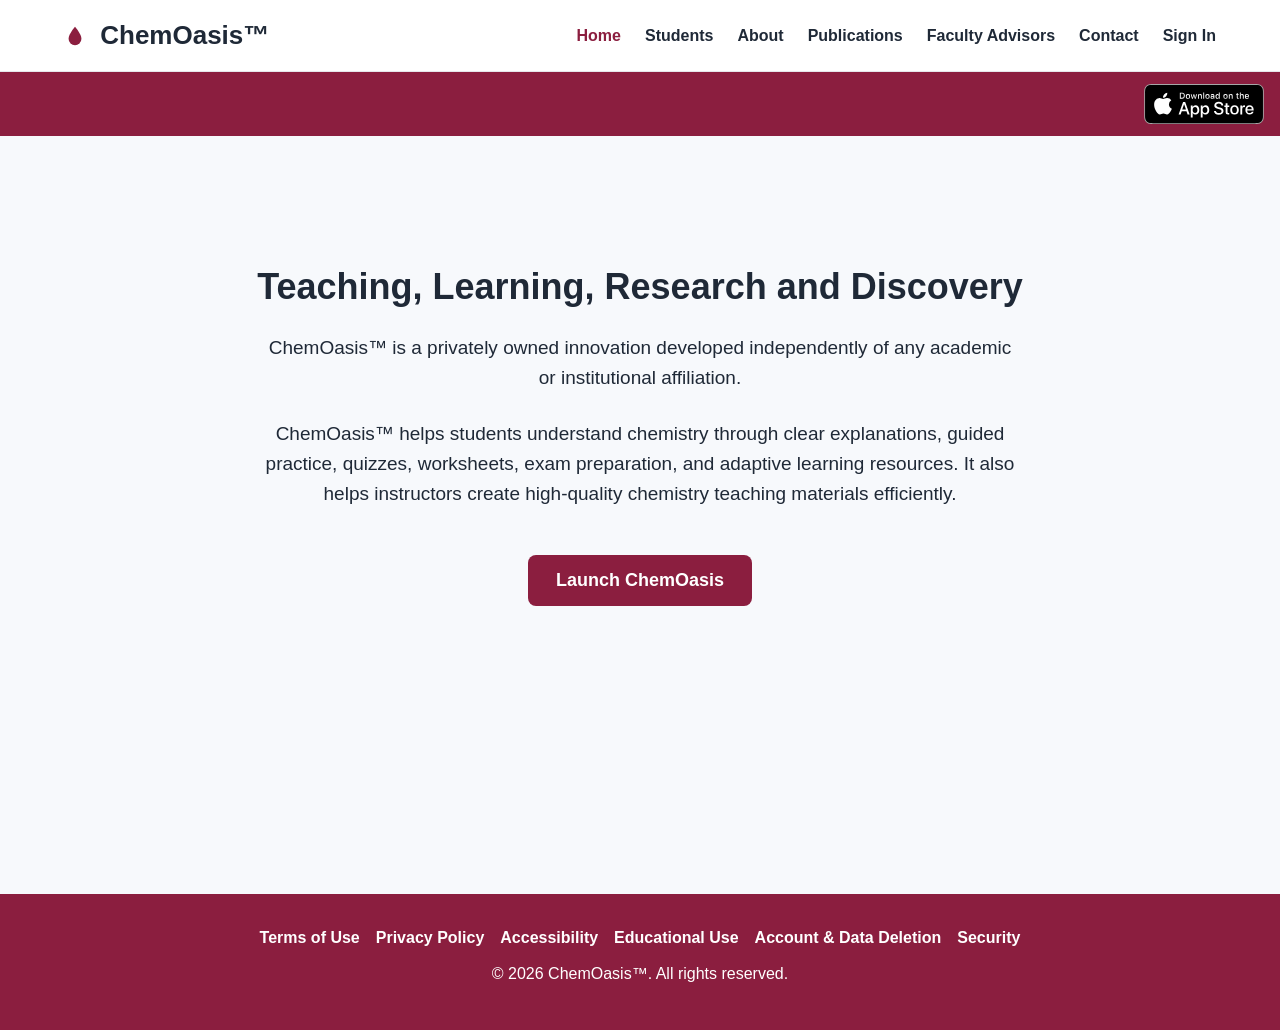
<file: index.html>
<!DOCTYPE html>
<html lang="en">
<head>
    <meta charset="UTF-8">
    <meta name="viewport" content="width=device-width, initial-scale=1.0">

    <title>ChemOasis™ | Chemistry Learning and Teaching</title>

    <meta name="description"
          content="ChemOasis™ is an independent chemistry learning and teaching platform for students and instructors.">

    <style>
        body {
            font-family: Arial, sans-serif;
            margin: 0;
            background: #f7f9fc;
            color: #1f2937;
        }

        header {
            background: #ffffff;
            padding: 20px 5%;
            display: flex;
            justify-content: space-between;
            align-items: center;
            border-bottom: 1px solid #e5e7eb;
            position: sticky;
            top: 0;
            z-index: 1000;
        }

        .logo {
            font-size: 26px;
            font-weight: bold;
        }

        nav {
            display: flex;
            gap: 24px;
            align-items: center;
            flex-wrap: wrap;
        }

        nav a {
            color: #1f2937;
            text-decoration: none;
            font-weight: 600;
            cursor: pointer;
        }

        nav a:hover,
        nav a.active {
            color: #8B1E3F;
        }

        .launch-ticker {
    display: flex;
    align-items: center;
    height: 64px;
    background: #8B1E3F;
    color: #ffffff;
    border-bottom: 1px solid #721831;
}

.launch-ticker__message {
    position: relative;
    overflow: hidden;
    height: 100%;
    flex: 1;
    min-width: 0;
}

.launch-ticker__text {
    position: absolute;
    top: 50%;
    left: 0;
    width: max-content;
    color: #ffffff;
    font-size: 15px;
    font-weight: 700;
    letter-spacing: 0.02em;
    white-space: nowrap;
    text-decoration: none;
    transform: translate(-100%, -50%);
    animation: launch-scroll-left-to-right 14s linear infinite;
}

.launch-ticker:hover .launch-ticker__text,
.launch-ticker:focus-within .launch-ticker__text {
    animation-play-state: paused;
}

.app-store-badge {
    flex: none;
    margin: 10px 16px;
    line-height: 0;
}

.app-store-badge img {
    display: block;
    width: auto;
    height: 40px;
}

@keyframes launch-scroll-left-to-right {
    from { transform: translate(-100%, -50%); }
    to { transform: translate(100vw, -50%); }
}
        .page-section {
            display: none;
            min-height: 62vh;
        }

        .page-section.active {
            display: block;
        }

        .hero {
            text-align: center;
            padding: 100px 20px;
        }

        .hero h1 {
            font-size: 36px;
            margin-bottom: 15px;
        }

        .hero h2 {
            font-size: 28px;
            font-weight: normal;
        }

        .hero p {
            font-size: 19px;
            max-width: 750px;
            margin: 25px auto;
            line-height: 1.6;
        }

        .button {
            display: inline-block;
            margin-top: 20px;
            padding: 15px 28px;
            background: #8B1E3F;
            color: white;
            text-decoration: none;
            border-radius: 8px;
            font-size: 18px;
            font-weight: bold;
        }

        .features {
            justify-content: center;
            gap: 25px;
            flex-wrap: wrap;
            padding: 70px 8%;
            text-align: center;
        }

        .features.active {
            display: flex;
        }

        .feature {
            background: white;
            width: 230px;
            padding: 30px;
            border-radius: 12px;
            box-shadow: 0 3px 12px rgba(0,0,0,0.08);
        }

        .founder-photo {
            width: 180px;
            height: 180px;
            object-fit: cover;
            border-radius: 50%;
            margin-bottom: 20px;
            border: 4px solid white;
            box-shadow: 0 4px 12px rgba(0,0,0,0.15);
        }

        footer {
            text-align: center;
            padding: 35px;
            background: #8B1E3F;
            color: white;
        }

        footer p {
            margin: 12px 0;
        }

        .footer-links {
            display: flex;
            justify-content: center;
            gap: 16px;
            flex-wrap: wrap;
            margin-bottom: 18px;
        }

        .footer-links a {
            color: #ffffff;
        }

        .access-note {
            max-width: 760px;
            margin: 24px auto 0;
            padding: 14px 18px;
            border: 0;
            background: transparent;
            color: #475569;
            font-size: 15px;
            line-height: 1.5;
        }

        @media (max-width: 900px) {
            header {
                flex-direction: column;
                gap: 15px;
            }

            nav {
                justify-content: center;
                gap: 15px;
            }

            .hero h1 {
                font-size: 28px;
            }
        }
    @media (max-width: 900px) {
    .launch-ticker__text {
        font-size: 14px;
        animation-duration: 11s;
    }
}

@media (prefers-reduced-motion: reduce) {
    .launch-ticker {
        display: flex;
        align-items: center;
        justify-content: center;
        min-height: 38px;
        height: auto;
        padding: 7px 16px;
        box-sizing: border-box;
        text-align: center;
        flex-wrap: wrap;
        animation: none;
    }

    .launch-ticker__message {
        height: auto;
        flex: 1 1 100%;
    }

    .launch-ticker__text {
        display: block;
        position: static;
        width: auto;
        white-space: normal;
        transform: none;
        animation: none;
    }
}

    </style>
<style>.static-app-store-bar{display:flex;justify-content:flex-end;align-items:center;min-height:64px;background:#8b1e3f;padding:0 16px}.static-app-store-bar a{line-height:0}.static-app-store-bar img{display:block;width:120px;height:40px}.static-app-store-bar a:focus-visible{outline:3px solid white;outline-offset:4px}</style>
</head>

<body>

<header>

    <div class="logo">
    <svg width="22" height="22" viewBox="0 0 24 24"
         xmlns="http://www.w3.org/2000/svg"
         style="vertical-align: -3px; margin-right: 7px;">
<path
    d="M12 2C12 2 5 10 5 15a7 7 0 0 0 14 0c0-5-7-13-7-13z"
    fill="#8B1E3F"/>
    </svg>
    ChemOasis™
</div>

    <nav>
        <a href="#home" data-section="home">Home</a>
        <a href="#students" data-section="students">Students</a>
        <a href="#about" data-section="about">About</a>
        <a href="#publications" data-section="publications">Publications</a>
        <a href="#faculty-advisors" data-section="faculty-advisors">Faculty Advisors</a>
        <a href="#contact" data-section="contact">Contact</a>

        <a href="https://app.chemoasis.app"
           target="_blank">
           Sign In
        </a>
    </nav>

</header>
<div class="static-app-store-bar" aria-label="ChemOasis on the Apple App Store"><a href="https://apps.apple.com/us/app/chemoasis/id6809320316" target="_blank" rel="noopener noreferrer" aria-label="Download ChemOasis on the App Store"><img src="assets/download-on-the-app-store.svg" alt="Download on the App Store" width="120" height="40"></a></div>
    <!-- HOME -->

<section id="home" class="page-section hero active"><h1>Teaching, Learning, Research and Discovery</h1>

    

    

<p>ChemOasis™ is a privately owned innovation developed independently of any academic or institutional affiliation.</p>
    <p>
        ChemOasis™ helps students understand chemistry through clear explanations,
        guided practice, quizzes, worksheets, exam preparation, and adaptive
        learning resources. It also helps instructors create high-quality chemistry
        teaching materials efficiently.
    </p>

    <a class="button"
   href="https://app.chemoasis.app"
   target="_blank">
  Launch ChemOasis
</a>

</section>


<!-- FEATURES -->

<section id="features" class="page-section features">

    <div class="feature">

        <h3>Learn Concepts</h3>

        <p>
            Understand chemistry concepts with clear,
            step-by-step explanations.
        </p>

    </div>


    <div class="feature">

        <h3>Practice Questions</h3>

        <p>
            Generate chemistry questions at different
            course and difficulty levels.
        </p>

    </div>


    <div class="feature">

        <h3>Worksheets & Quizzes</h3>

        <p>
            Create customized chemistry worksheets,
            quizzes, and answer keys.
        </p>

    </div>


    <div class="feature">

        <h3>Exam Preparation</h3>

        <p>
            Practice General Chemistry and Organic
            Chemistry with assistance.
        </p>

    </div>

</section>


<!-- STUDENTS -->

<section id="students" class="page-section hero">

    <h2>For Students</h2>

    <p>
        Learn chemistry with clear explanations, guided practice,
        customized questions, worksheets, and exam preparation.
        ChemOasis helps you study at your own pace and strengthen
        difficult chemistry concepts.
    </p>

    <a class="button"
       href="https://app.chemoasis.app"
       target="_blank">
       Start Learning
    </a>

</section>


<!-- INSTRUCTORS -->

<section id="instructors" class="page-section hero">

    <h2>For Instructors</h2>

    <p>
        Create chemistry questions, quizzes, worksheets,
        answer keys, practice problems, and customized
        teaching materials.

        ChemOasis helps instructors save time while creating
        high-quality chemistry learning resources.
    </p>

    <a class="button"
       href="https://app.chemoasis.app"
       target="_blank">
       Create Teaching Materials
    </a>

</section>


<!-- ABOUT -->

<section id="about" class="page-section hero">

    <img
        src="Passport Horizontal 630x810.jpg"
        alt="Manoj K. Manna, Ph.D., Founder and Creator of ChemOasis"
        class="founder-photo"
    >

    <h2>About ChemOasis™</h2>

<p>ChemOasis™ is an independent learning platform that makes chemistry more visual, accessible, and engaging for students, while helping instructors create high-quality teaching materials.</p>

    
    <p>
        <strong>Established: September 1, 2026</strong>
    </p>


    <h3>Mission &amp; Vision</h3><p>To make science accessible to learn, easy to understand, and compelling to explore — building a lasting learning environment for students of every background and location, and ultimately creating a permanent U.S. presence that integrates digital learning with physical spaces for hands-on science education, experimentation, mentorship, and community engagement.</p>


<h3>Founder &amp; Creator</h3>
    
<p>Manoj K. Manna, Ph.D., Chemistry Educator and Researcher.</p>

</section>


<!-- PUBLICATIONS -->
<section id="publications" class="page-section hero" aria-labelledby="publications-title">
    <h2 id="publications-title">ChemOasis™ Publications</h2>
    <p style="color:#8B1E3F;font-weight:600;letter-spacing:.08em;text-transform:uppercase;">Coming soon</p>
    <h3>Research, insights, and educational perspectives</h3>
    <p>This space will feature publications related to ChemOasis™ and its work in chemistry learning, teaching, and research.</p>
    <p>Publication details and links will appear here as they become available.</p>
</section>

<!-- NEWS -->

<section id="news" class="page-section hero">

    <h2>News &amp; Updates</h2>

    <h3>Official Launch — October 1, 2026</h3>

    <p>
        ChemOasis™ is preparing to launch as an independent chemistry
        learning and teaching platform. Complimentary limited access will
        initially be available to eligible verified U.S. academic users,
        subject to usage allowances and service availability.
    </p>

    <p>
        Future public announcements, educational updates, and major
        ChemOasis™ milestones will be shared here.
    </p>

</section>


<!-- FACULTY ADVISORS -->
<section id="faculty-advisors" class="page-section hero" aria-labelledby="faculty-advisors-title">
    <h2 id="faculty-advisors-title">Faculty Advisors</h2>
    <h3>Academic guidance for chemistry teaching and learning</h3>
    <p>This page will introduce the faculty members who advise ChemOasis™ on chemistry education, scientific accuracy, and educational development.</p>
    <p>Advisor profiles will be added here as their details are confirmed and approved.</p>
    <p>Advisors participate in a personal capacity. Listed affiliations identify their academic roles and do not imply institutional endorsement of ChemOasis™.</p>
</section>

<!-- CONTACT -->

<section id="contact" class="page-section hero">

    <h2>Contact ChemOasis™</h2>

    <p>
        For questions, potential collaborations, educational opportunities,
        or inquiries about ChemOasis™, please contact:
    </p>

    <p>
        References to institutions or affiliations do not imply endorsement,
        sponsorship, or partnership.
    </p>

    <p>
        ChemOasis is a privately owned innovation developed independently of any academic or institutional affiliation.
    </p>

    <p>
        <strong>Manoj K. Manna, Ph.D.</strong>
        <br>
        Founder &amp; Creator, ChemOasis™
    </p>

</section>


<!-- FOOTER -->

<footer>

    <nav class="footer-links" aria-label="Legal and support">
        <a href="terms.html">Terms of Use</a>
        <a href="privacy.html">Privacy Policy</a>
        <a href="accessibility.html">Accessibility</a>
        <a href="educational-use.html">Educational Use</a>
        <a href="account-deletion.html">Account &amp; Data Deletion</a>
        <a href="security.html">Security</a>
    </nav>

    <p>© 2026 ChemOasis™. All rights reserved.</p>

</footer>


<script>

    const sectionLinks =
        document.querySelectorAll('nav a[data-section]');

    const sections =
        document.querySelectorAll('.page-section');


    function showSection(sectionId) {

        sections.forEach(section => {

            section.classList.remove('active');

        });


        sectionLinks.forEach(link => {

            link.classList.remove('active');

        });


        const targetSection =
            document.getElementById(sectionId);


        if (targetSection) {

            targetSection.classList.add('active');

        }


        const activeLink =
            document.querySelector(
                `nav a[data-section="${sectionId}"]`
            );


        if (activeLink) {

            activeLink.classList.add('active');

        }


        window.scrollTo({
            top: 0,
            behavior: 'smooth'
        });

    }


    sectionLinks.forEach(link => {

        link.addEventListener(
            'click',
            function(event) {

                event.preventDefault();


                const sectionId =
                    this.getAttribute('data-section');


                history.pushState(
                    null,
                    '',
                    '#' + sectionId
                );


                showSection(sectionId);

            }
        );

    });


    function loadStartingSection() {

        const requestedSection =
            window.location.hash.replace('#', '');


        if (
            requestedSection &&
            document.getElementById(requestedSection)
        ) {

            showSection(requestedSection);

        }

        else {

            showSection('home');

            history.replaceState(
                null,
                '',
                '#home'
            );

        }

    }


    window.addEventListener(
        'popstate',
        loadStartingSection
    );


    loadStartingSection();


</script>


</body>
</html>
</file>
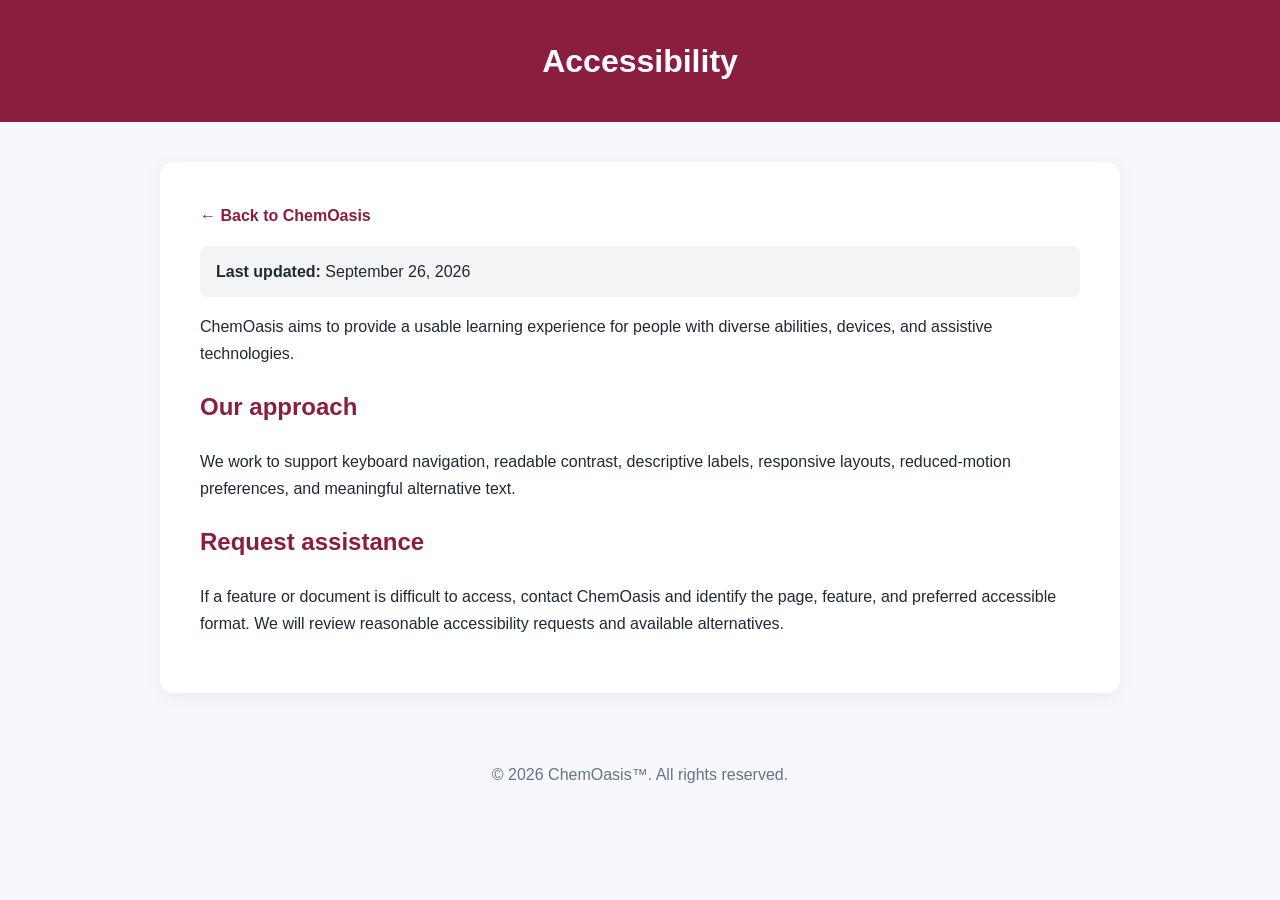
<file: accessibility.html>
<!DOCTYPE html>
<html lang="en">
<head>
  <meta charset="UTF-8">
  <meta name="viewport" content="width=device-width, initial-scale=1.0">
  <title>ChemOasis™ Accessibility</title>
  <link rel="stylesheet" href="legal.css">
</head>
<body>
<header><h1>Accessibility</h1></header>
<main>
  <a class="back-link" href="index.html#home">← Back to ChemOasis</a>
  <p class="updated"><strong>Last updated:</strong> September 26, 2026</p>
  <p>ChemOasis aims to provide a usable learning experience for people with diverse abilities, devices, and assistive technologies.</p>
  <h2>Our approach</h2>
  <p>We work to support keyboard navigation, readable contrast, descriptive labels, responsive layouts, reduced-motion preferences, and meaningful alternative text.</p>
  <h2>Request assistance</h2>
  <p>If a feature or document is difficult to access, contact ChemOasis and identify the page, feature, and preferred accessible format. We will review reasonable accessibility requests and available alternatives.</p>
</main>
<footer>© 2026 ChemOasis™. All rights reserved.</footer>
</body>
</html>
</file>
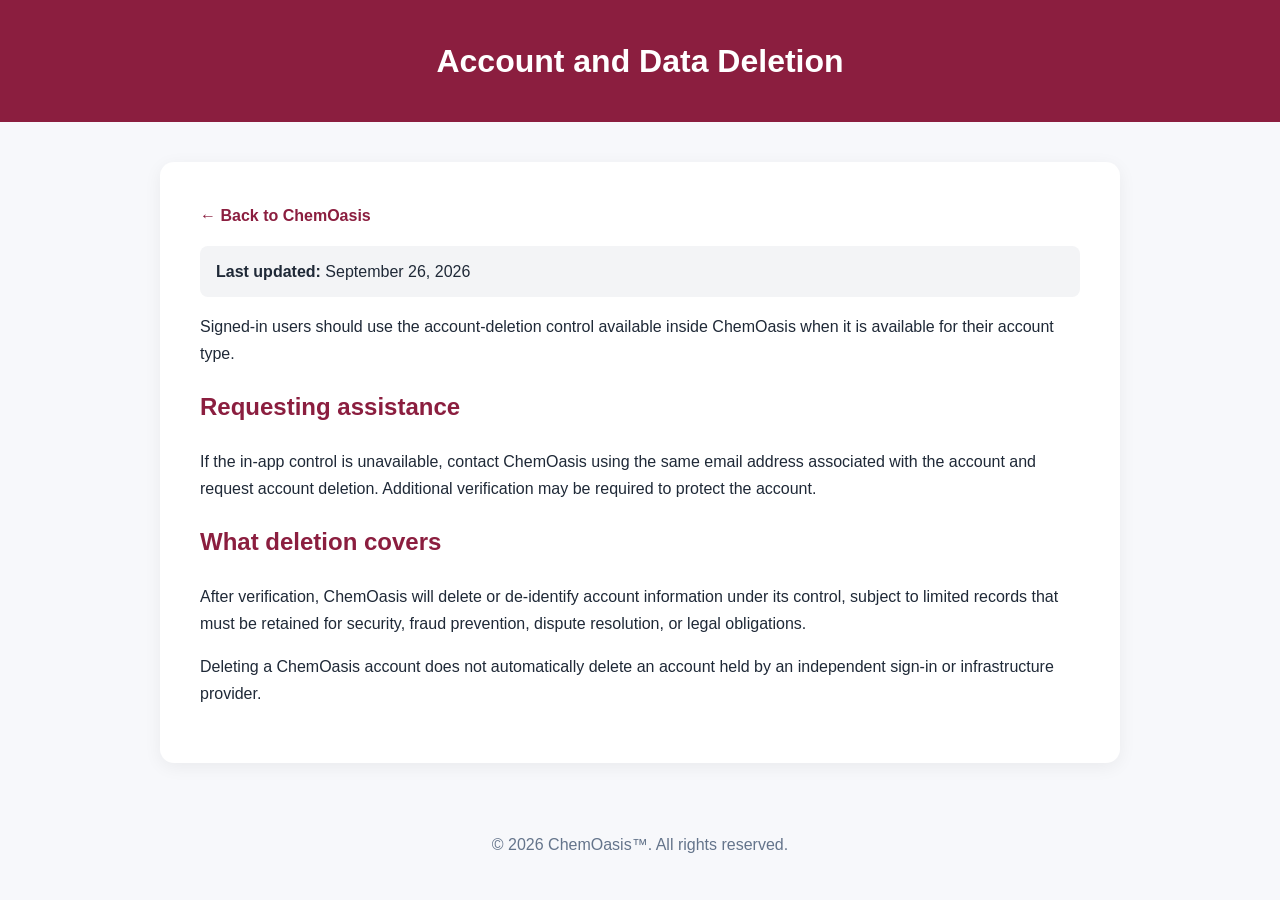
<file: account-deletion.html>
<!DOCTYPE html>
<html lang="en">
<head>
  <meta charset="UTF-8">
  <meta name="viewport" content="width=device-width, initial-scale=1.0">
  <title>ChemOasis™ Account and Data Deletion</title>
  <link rel="stylesheet" href="legal.css">
</head>
<body>
<header><h1>Account and Data Deletion</h1></header>
<main>
  <a class="back-link" href="index.html#home">← Back to ChemOasis</a>
  <p class="updated"><strong>Last updated:</strong> September 26, 2026</p>
  <p>Signed-in users should use the account-deletion control available inside ChemOasis when it is available for their account type.</p>
  <h2>Requesting assistance</h2>
  <p>If the in-app control is unavailable, contact ChemOasis using the same email address associated with the account and request account deletion. Additional verification may be required to protect the account.</p>
  <h2>What deletion covers</h2>
  <p>After verification, ChemOasis will delete or de-identify account information under its control, subject to limited records that must be retained for security, fraud prevention, dispute resolution, or legal obligations.</p>
  <p>Deleting a ChemOasis account does not automatically delete an account held by an independent sign-in or infrastructure provider.</p>
</main>
<footer>© 2026 ChemOasis™. All rights reserved.</footer>
</body>
</html>
</file>
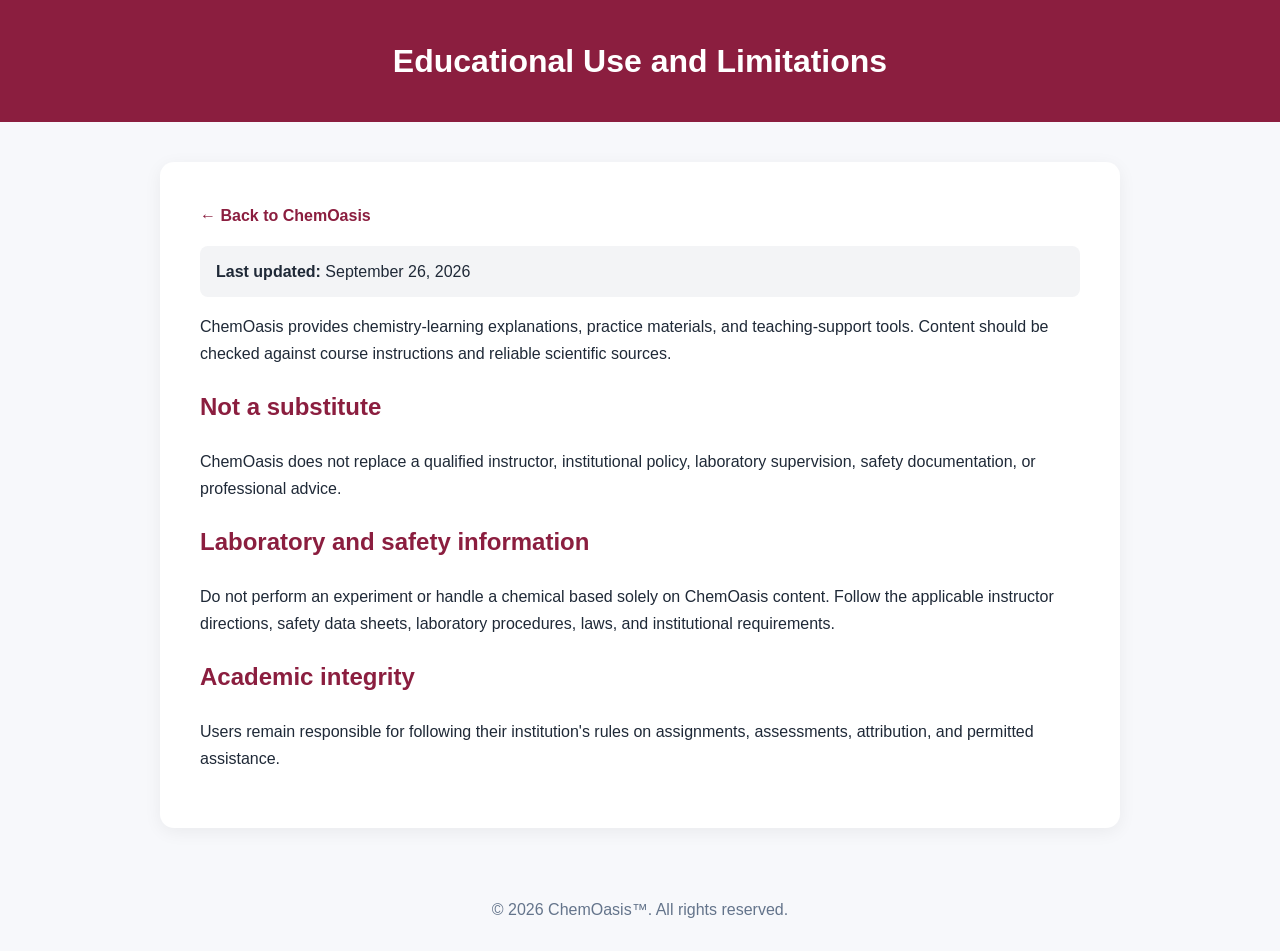
<file: educational-use.html>
<!DOCTYPE html>
<html lang="en">
<head>
  <meta charset="UTF-8">
  <meta name="viewport" content="width=device-width, initial-scale=1.0">
  <title>ChemOasis™ Educational Use</title>
  <link rel="stylesheet" href="legal.css">
</head>
<body>
<header><h1>Educational Use and Limitations</h1></header>
<main>
  <a class="back-link" href="index.html#home">← Back to ChemOasis</a>
  <p class="updated"><strong>Last updated:</strong> September 26, 2026</p>
  <p>ChemOasis provides chemistry-learning explanations, practice materials, and teaching-support tools. Content should be checked against course instructions and reliable scientific sources.</p>
  <h2>Not a substitute</h2>
  <p>ChemOasis does not replace a qualified instructor, institutional policy, laboratory supervision, safety documentation, or professional advice.</p>
  <h2>Laboratory and safety information</h2>
  <p>Do not perform an experiment or handle a chemical based solely on ChemOasis content. Follow the applicable instructor directions, safety data sheets, laboratory procedures, laws, and institutional requirements.</p>
  <h2>Academic integrity</h2>
  <p>Users remain responsible for following their institution's rules on assignments, assessments, attribution, and permitted assistance.</p>
</main>
<footer>© 2026 ChemOasis™. All rights reserved.</footer>
</body>
</html>
</file>
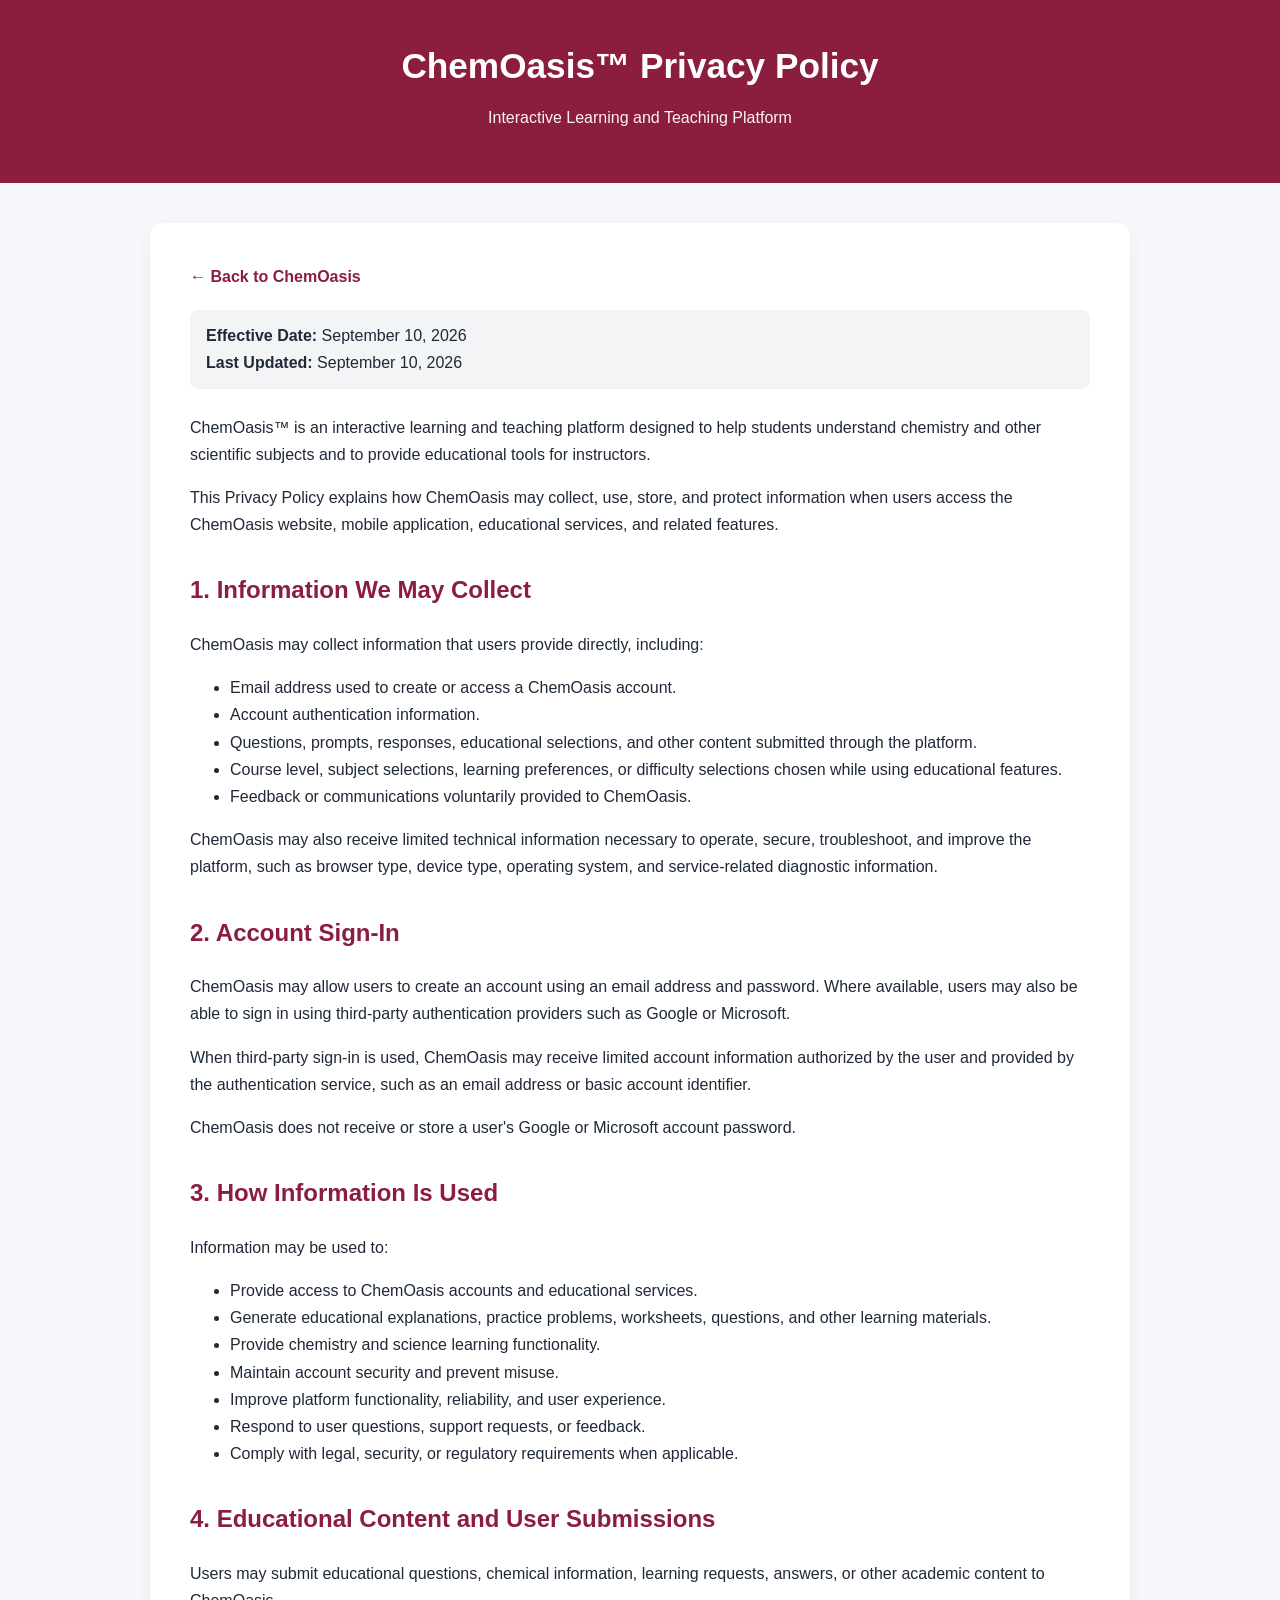
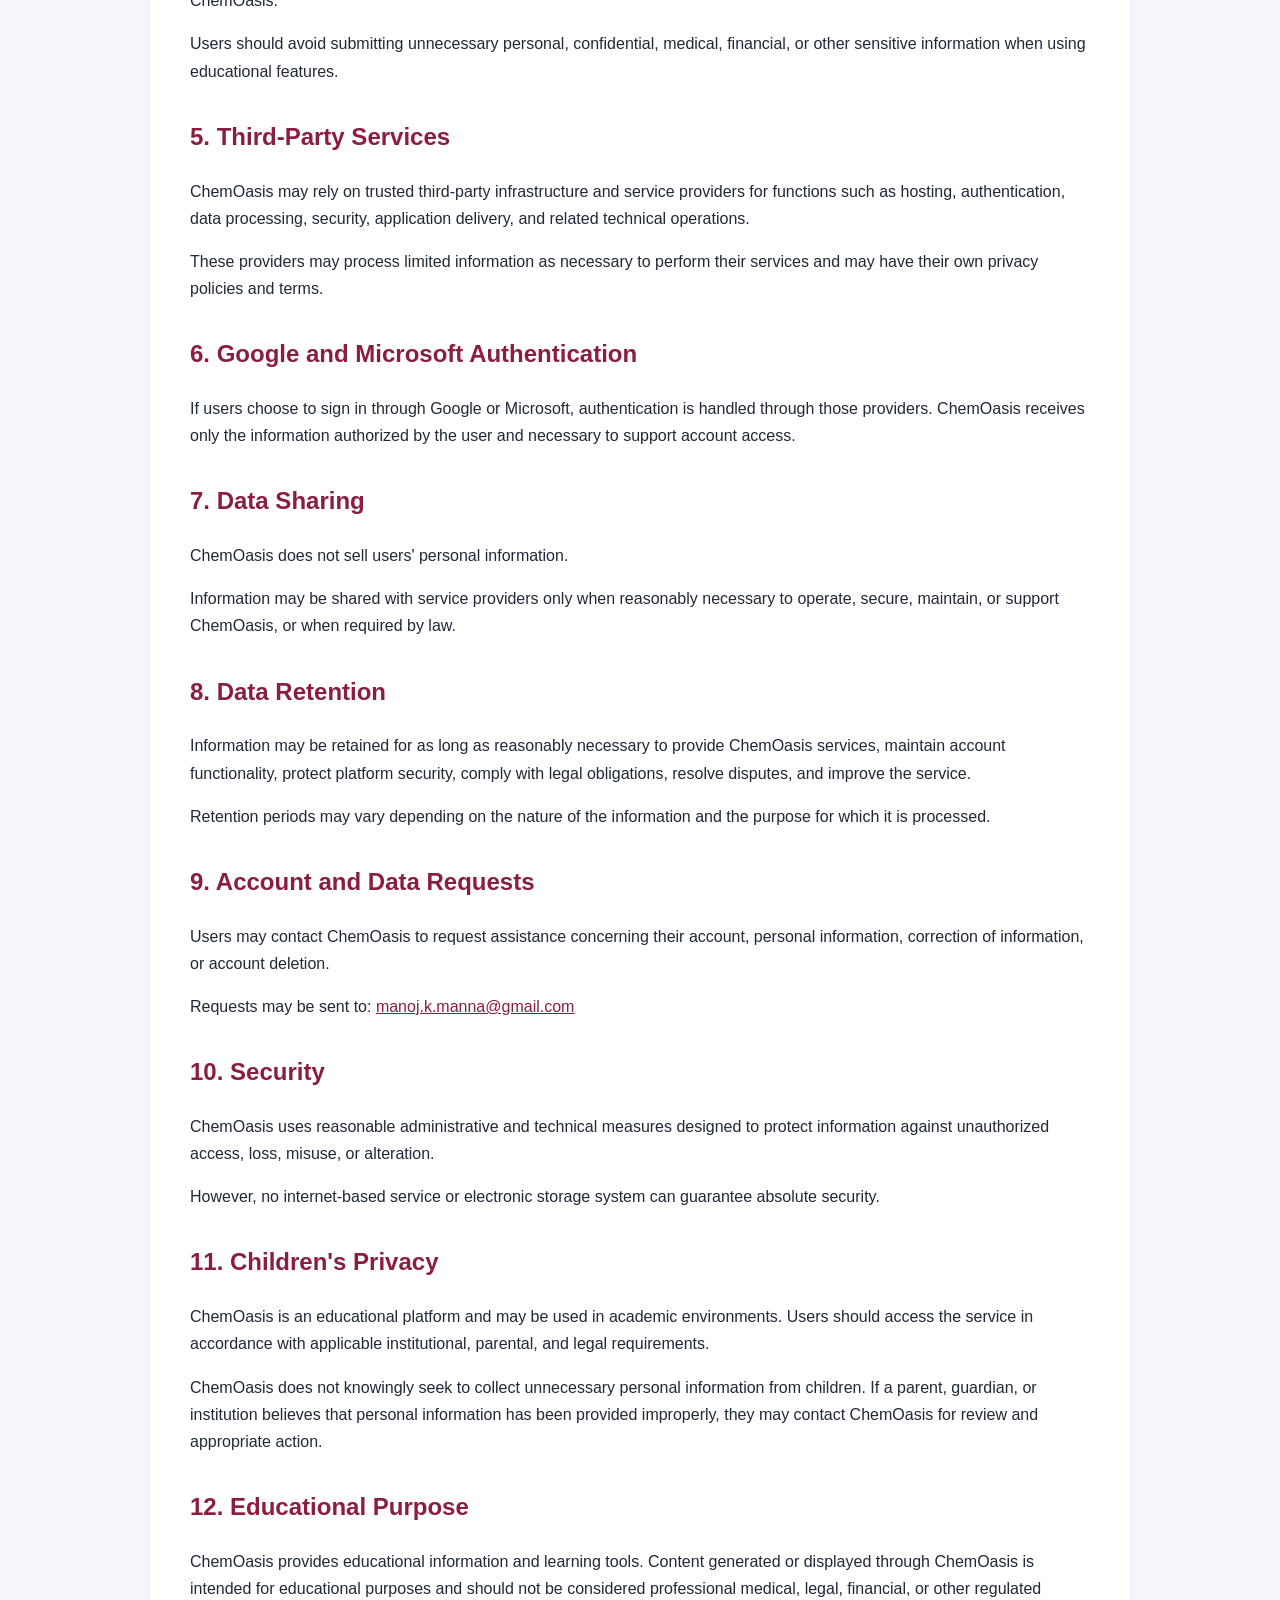
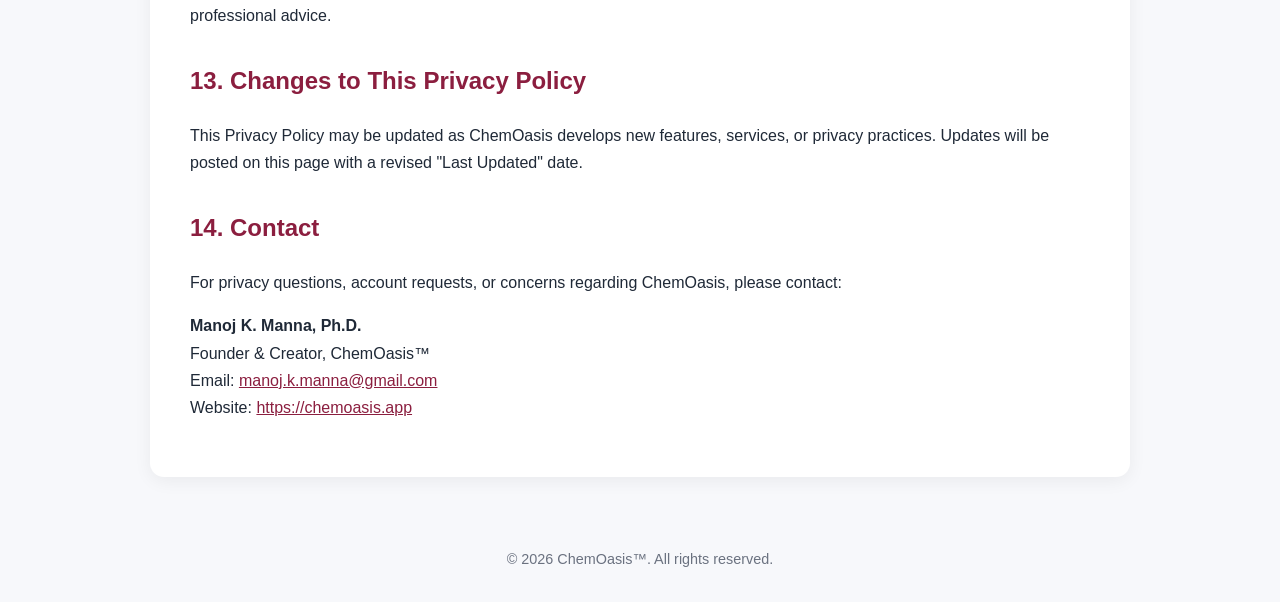
<file: privacy.html>
<!DOCTYPE html>
<html lang="en">
<head>
  <meta charset="UTF-8">
  <meta name="viewport" content="width=device-width, initial-scale=1.0">
  <title>ChemOasis™ Privacy Policy</title>
  <meta name="description" content="Privacy Policy for ChemOasis, an interactive learning and teaching platform.">

  <style>
    body {
      font-family: Arial, Helvetica, sans-serif;
      margin: 0;
      background: #f7f8fb;
      color: #1f2937;
      line-height: 1.7;
    }

    header {
      background: #8b1e3f;
      color: white;
      padding: 36px 20px;
      text-align: center;
    }

    header h1 {
      margin: 0;
      font-size: 2.2rem;
    }

    header p {
      margin-top: 8px;
      opacity: 0.95;
    }

    main {
      max-width: 900px;
      margin: 40px auto;
      background: white;
      padding: 40px;
      border-radius: 14px;
      box-shadow: 0 4px 18px rgba(0,0,0,0.06);
    }

    h2 {
      color: #8b1e3f;
      margin-top: 32px;
    }

    a {
      color: #8b1e3f;
    }

    .updated {
      background: #f3f4f6;
      padding: 12px 16px;
      border-radius: 8px;
      margin-bottom: 25px;
    }

    footer {
      text-align: center;
      padding: 30px 20px;
      color: #6b7280;
      font-size: 0.9rem;
    }

    .back-link {
      display: inline-block;
      margin-bottom: 20px;
      text-decoration: none;
      font-weight: bold;
    }

    @media (max-width: 700px) {
      main {
        margin: 20px;
        padding: 24px;
      }

      header h1 {
        font-size: 1.8rem;
      }
    }
  </style>
</head>

<body>

<header>
  <h1>ChemOasis™ Privacy Policy</h1>
  <p>Interactive Learning and Teaching Platform</p>
</header>

<main>

  <a class="back-link" href="https://chemoasis.app">← Back to ChemOasis</a>

  <div class="updated">
    <strong>Effective Date:</strong> September 10, 2026<br>
    <strong>Last Updated:</strong> September 10, 2026
  </div>

  <p>
    ChemOasis™ is an interactive learning and teaching platform designed to help
    students understand chemistry and other scientific subjects and to provide
    educational tools for instructors.
  </p>

  <p>
    This Privacy Policy explains how ChemOasis may collect, use, store, and protect
    information when users access the ChemOasis website, mobile application,
    educational services, and related features.
  </p>

  <h2>1. Information We May Collect</h2>

  <p>ChemOasis may collect information that users provide directly, including:</p>

  <ul>
    <li>Email address used to create or access a ChemOasis account.</li>
    <li>Account authentication information.</li>
    <li>Questions, prompts, responses, educational selections, and other content submitted through the platform.</li>
    <li>Course level, subject selections, learning preferences, or difficulty selections chosen while using educational features.</li>
    <li>Feedback or communications voluntarily provided to ChemOasis.</li>
  </ul>

  <p>
    ChemOasis may also receive limited technical information necessary to operate,
    secure, troubleshoot, and improve the platform, such as browser type, device
    type, operating system, and service-related diagnostic information.
  </p>

  <h2>2. Account Sign-In</h2>

  <p>
    ChemOasis may allow users to create an account using an email address and
    password. Where available, users may also be able to sign in using third-party
    authentication providers such as Google or Microsoft.
  </p>

  <p>
    When third-party sign-in is used, ChemOasis may receive limited account
    information authorized by the user and provided by the authentication service,
    such as an email address or basic account identifier.
  </p>

  <p>
    ChemOasis does not receive or store a user's Google or Microsoft account password.
  </p>

  <h2>3. How Information Is Used</h2>

  <p>Information may be used to:</p>

  <ul>
    <li>Provide access to ChemOasis accounts and educational services.</li>
    <li>Generate educational explanations, practice problems, worksheets, questions, and other learning materials.</li>
    <li>Provide chemistry and science learning functionality.</li>
    <li>Maintain account security and prevent misuse.</li>
    <li>Improve platform functionality, reliability, and user experience.</li>
    <li>Respond to user questions, support requests, or feedback.</li>
    <li>Comply with legal, security, or regulatory requirements when applicable.</li>
  </ul>

  <h2>4. Educational Content and User Submissions</h2>

  <p>
    Users may submit educational questions, chemical information, learning requests,
    answers, or other academic content to ChemOasis.
  </p>

  <p>
    Users should avoid submitting unnecessary personal, confidential, medical,
    financial, or other sensitive information when using educational features.
  </p>

  <h2>5. Third-Party Services</h2>

  <p>
    ChemOasis may rely on trusted third-party infrastructure and service providers
    for functions such as hosting, authentication, data processing, security,
    application delivery, and related technical operations.
  </p>

  <p>
    These providers may process limited information as necessary to perform their
    services and may have their own privacy policies and terms.
  </p>

  <h2>6. Google and Microsoft Authentication</h2>

  <p>
    If users choose to sign in through Google or Microsoft, authentication is
    handled through those providers. ChemOasis receives only the information
    authorized by the user and necessary to support account access.
  </p>

  <h2>7. Data Sharing</h2>

  <p>
    ChemOasis does not sell users' personal information.
  </p>

  <p>
    Information may be shared with service providers only when reasonably necessary
    to operate, secure, maintain, or support ChemOasis, or when required by law.
  </p>

  <h2>8. Data Retention</h2>

  <p>
    Information may be retained for as long as reasonably necessary to provide
    ChemOasis services, maintain account functionality, protect platform security,
    comply with legal obligations, resolve disputes, and improve the service.
  </p>

  <p>
    Retention periods may vary depending on the nature of the information and the
    purpose for which it is processed.
  </p>

  <h2>9. Account and Data Requests</h2>

  <p>
    Users may contact ChemOasis to request assistance concerning their account,
    personal information, correction of information, or account deletion.
  </p>

  <p>
    Requests may be sent to:
    <a href="mailto:manoj.k.manna@gmail.com">manoj.k.manna@gmail.com</a>
  </p>

  <h2>10. Security</h2>

  <p>
    ChemOasis uses reasonable administrative and technical measures designed to
    protect information against unauthorized access, loss, misuse, or alteration.
  </p>

  <p>
    However, no internet-based service or electronic storage system can guarantee
    absolute security.
  </p>

  <h2>11. Children's Privacy</h2>

  <p>
    ChemOasis is an educational platform and may be used in academic environments.
    Users should access the service in accordance with applicable institutional,
    parental, and legal requirements.
  </p>

  <p>
    ChemOasis does not knowingly seek to collect unnecessary personal information
    from children. If a parent, guardian, or institution believes that personal
    information has been provided improperly, they may contact ChemOasis for review
    and appropriate action.
  </p>

  <h2>12. Educational Purpose</h2>

  <p>
    ChemOasis provides educational information and learning tools. Content generated
    or displayed through ChemOasis is intended for educational purposes and should
    not be considered professional medical, legal, financial, or other regulated
    professional advice.
  </p>

  <h2>13. Changes to This Privacy Policy</h2>

  <p>
    This Privacy Policy may be updated as ChemOasis develops new features, services,
    or privacy practices. Updates will be posted on this page with a revised
    "Last Updated" date.
  </p>

  <h2>14. Contact</h2>

  <p>
    For privacy questions, account requests, or concerns regarding ChemOasis,
    please contact:
  </p>

  <p>
    <strong>Manoj K. Manna, Ph.D.</strong><br>
    Founder &amp; Creator, ChemOasis™<br>
    Email:
    <a href="mailto:manoj.k.manna@gmail.com">manoj.k.manna@gmail.com</a><br>
    Website:
    <a href="https://chemoasis.app">https://chemoasis.app</a>
  </p>

</main>

<footer>
  © 2026 ChemOasis™. All rights reserved.
</footer>

</body>
</html>
</file>
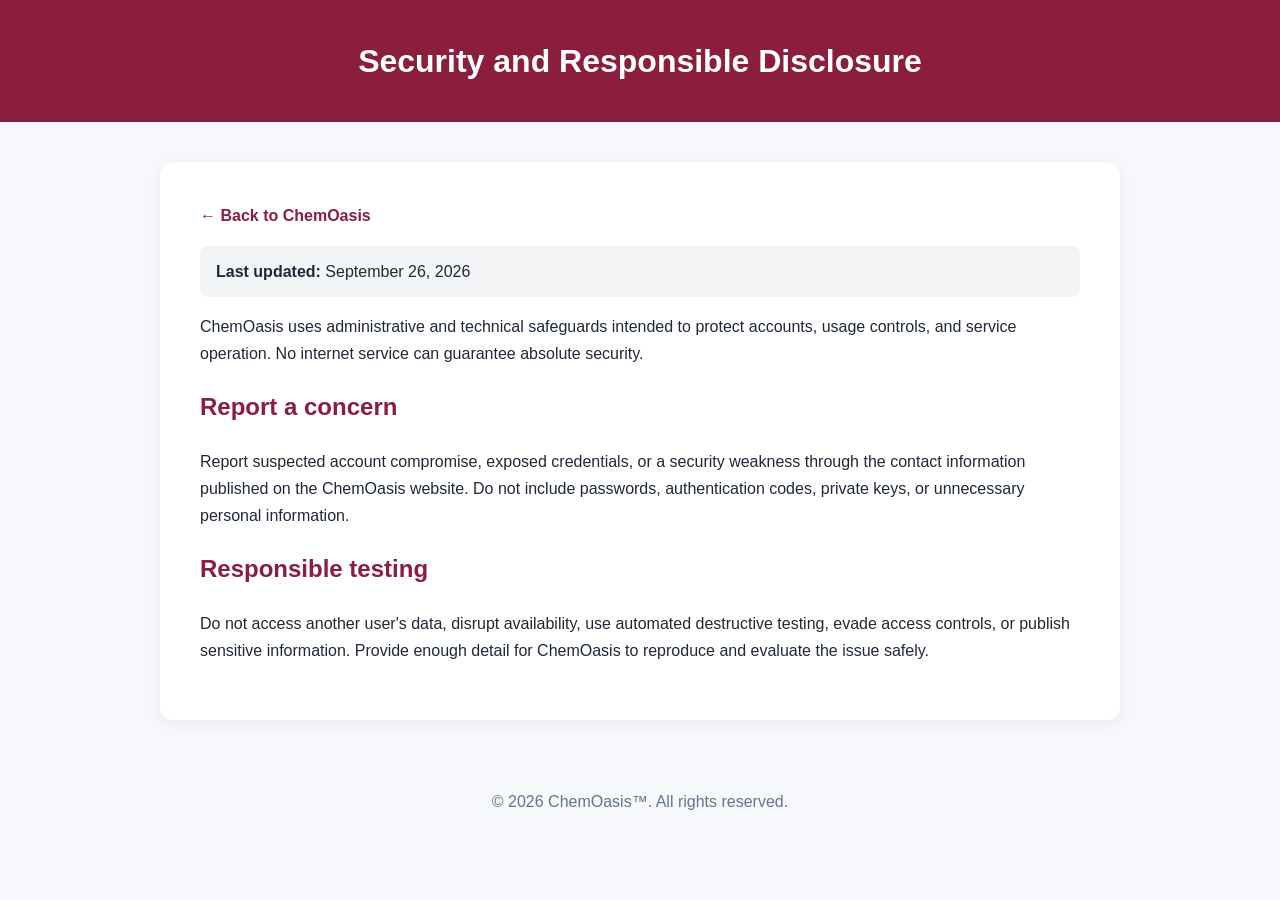
<file: security.html>
<!DOCTYPE html>
<html lang="en">
<head>
  <meta charset="UTF-8">
  <meta name="viewport" content="width=device-width, initial-scale=1.0">
  <title>ChemOasis™ Security</title>
  <link rel="stylesheet" href="legal.css">
</head>
<body>
<header><h1>Security and Responsible Disclosure</h1></header>
<main>
  <a class="back-link" href="index.html#home">← Back to ChemOasis</a>
  <p class="updated"><strong>Last updated:</strong> September 26, 2026</p>
  <p>ChemOasis uses administrative and technical safeguards intended to protect accounts, usage controls, and service operation. No internet service can guarantee absolute security.</p>
  <h2>Report a concern</h2>
  <p>Report suspected account compromise, exposed credentials, or a security weakness through the contact information published on the ChemOasis website. Do not include passwords, authentication codes, private keys, or unnecessary personal information.</p>
  <h2>Responsible testing</h2>
  <p>Do not access another user's data, disrupt availability, use automated destructive testing, evade access controls, or publish sensitive information. Provide enough detail for ChemOasis to reproduce and evaluate the issue safely.</p>
</main>
<footer>© 2026 ChemOasis™. All rights reserved.</footer>
</body>
</html>
</file>
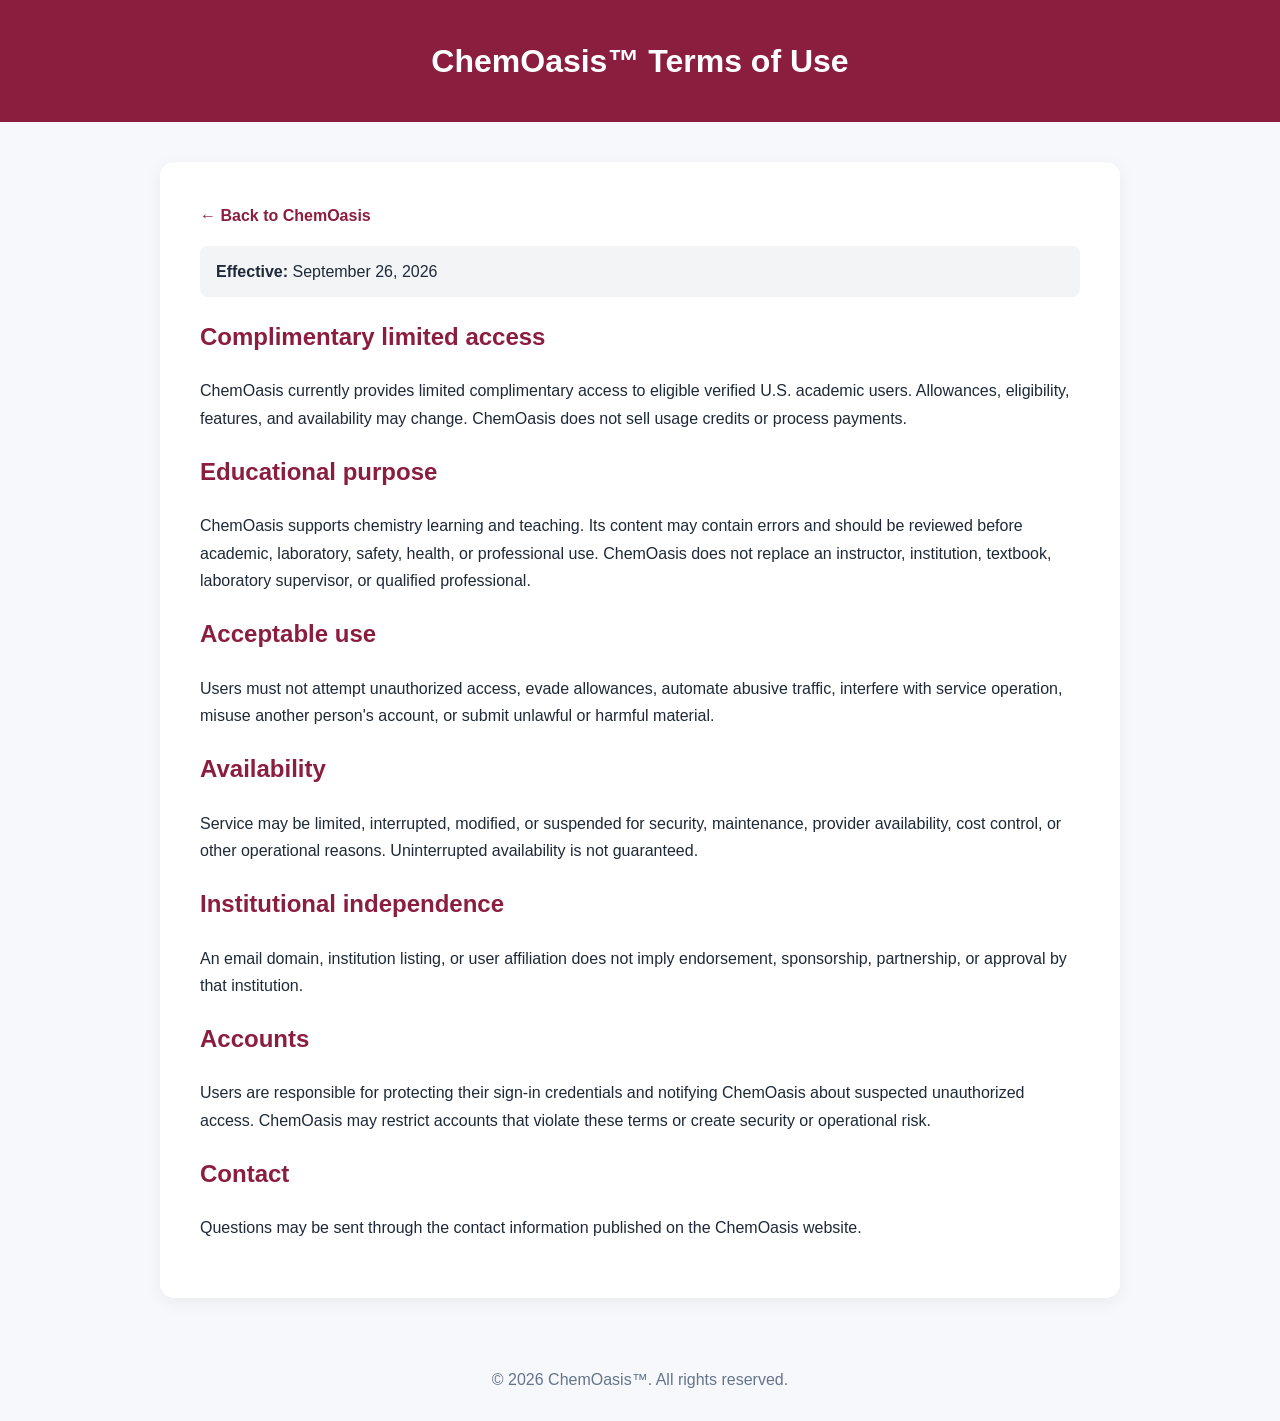
<file: terms.html>
<!DOCTYPE html>
<html lang="en">
<head>
  <meta charset="UTF-8">
  <meta name="viewport" content="width=device-width, initial-scale=1.0">
  <title>ChemOasis™ Terms of Use</title>
  <link rel="stylesheet" href="legal.css">
</head>
<body>
<header><h1>ChemOasis™ Terms of Use</h1></header>
<main>
  <a class="back-link" href="index.html#home">← Back to ChemOasis</a>
  <p class="updated"><strong>Effective:</strong> September 26, 2026</p>
  <h2>Complimentary limited access</h2>
  <p>ChemOasis currently provides limited complimentary access to eligible verified U.S. academic users. Allowances, eligibility, features, and availability may change. ChemOasis does not sell usage credits or process payments.</p>
  <h2>Educational purpose</h2>
  <p>ChemOasis supports chemistry learning and teaching. Its content may contain errors and should be reviewed before academic, laboratory, safety, health, or professional use. ChemOasis does not replace an instructor, institution, textbook, laboratory supervisor, or qualified professional.</p>
  <h2>Acceptable use</h2>
  <p>Users must not attempt unauthorized access, evade allowances, automate abusive traffic, interfere with service operation, misuse another person's account, or submit unlawful or harmful material.</p>
  <h2>Availability</h2>
  <p>Service may be limited, interrupted, modified, or suspended for security, maintenance, provider availability, cost control, or other operational reasons. Uninterrupted availability is not guaranteed.</p>
  <h2>Institutional independence</h2>
  <p>An email domain, institution listing, or user affiliation does not imply endorsement, sponsorship, partnership, or approval by that institution.</p>
  <h2>Accounts</h2>
  <p>Users are responsible for protecting their sign-in credentials and notifying ChemOasis about suspected unauthorized access. ChemOasis may restrict accounts that violate these terms or create security or operational risk.</p>
  <h2>Contact</h2>
  <p>Questions may be sent through the contact information published on the ChemOasis website.</p>
</main>
<footer>© 2026 ChemOasis™. All rights reserved.</footer>
</body>
</html>
</file>
<file: legal.css>
body {
  margin: 0;
  background: #f7f8fb;
  color: #1f2937;
  font-family: Arial, Helvetica, sans-serif;
  line-height: 1.7;
}

header {
  padding: 34px 20px;
  background: #8b1e3f;
  color: #ffffff;
  text-align: center;
}

header h1 { margin: 0; }

main {
  max-width: 880px;
  margin: 40px auto;
  padding: 40px;
  border-radius: 14px;
  background: #ffffff;
  box-shadow: 0 4px 18px rgba(0, 0, 0, 0.06);
}

h2 { color: #8b1e3f; }
a { color: #8b1e3f; }
.back-link { font-weight: 700; text-decoration: none; }
.updated { padding: 12px 16px; border-radius: 8px; background: #f3f4f6; }
footer { padding: 28px 20px; color: #64748b; text-align: center; }

@media (max-width: 700px) {
  main { margin: 20px; padding: 24px; }
}
</file>
